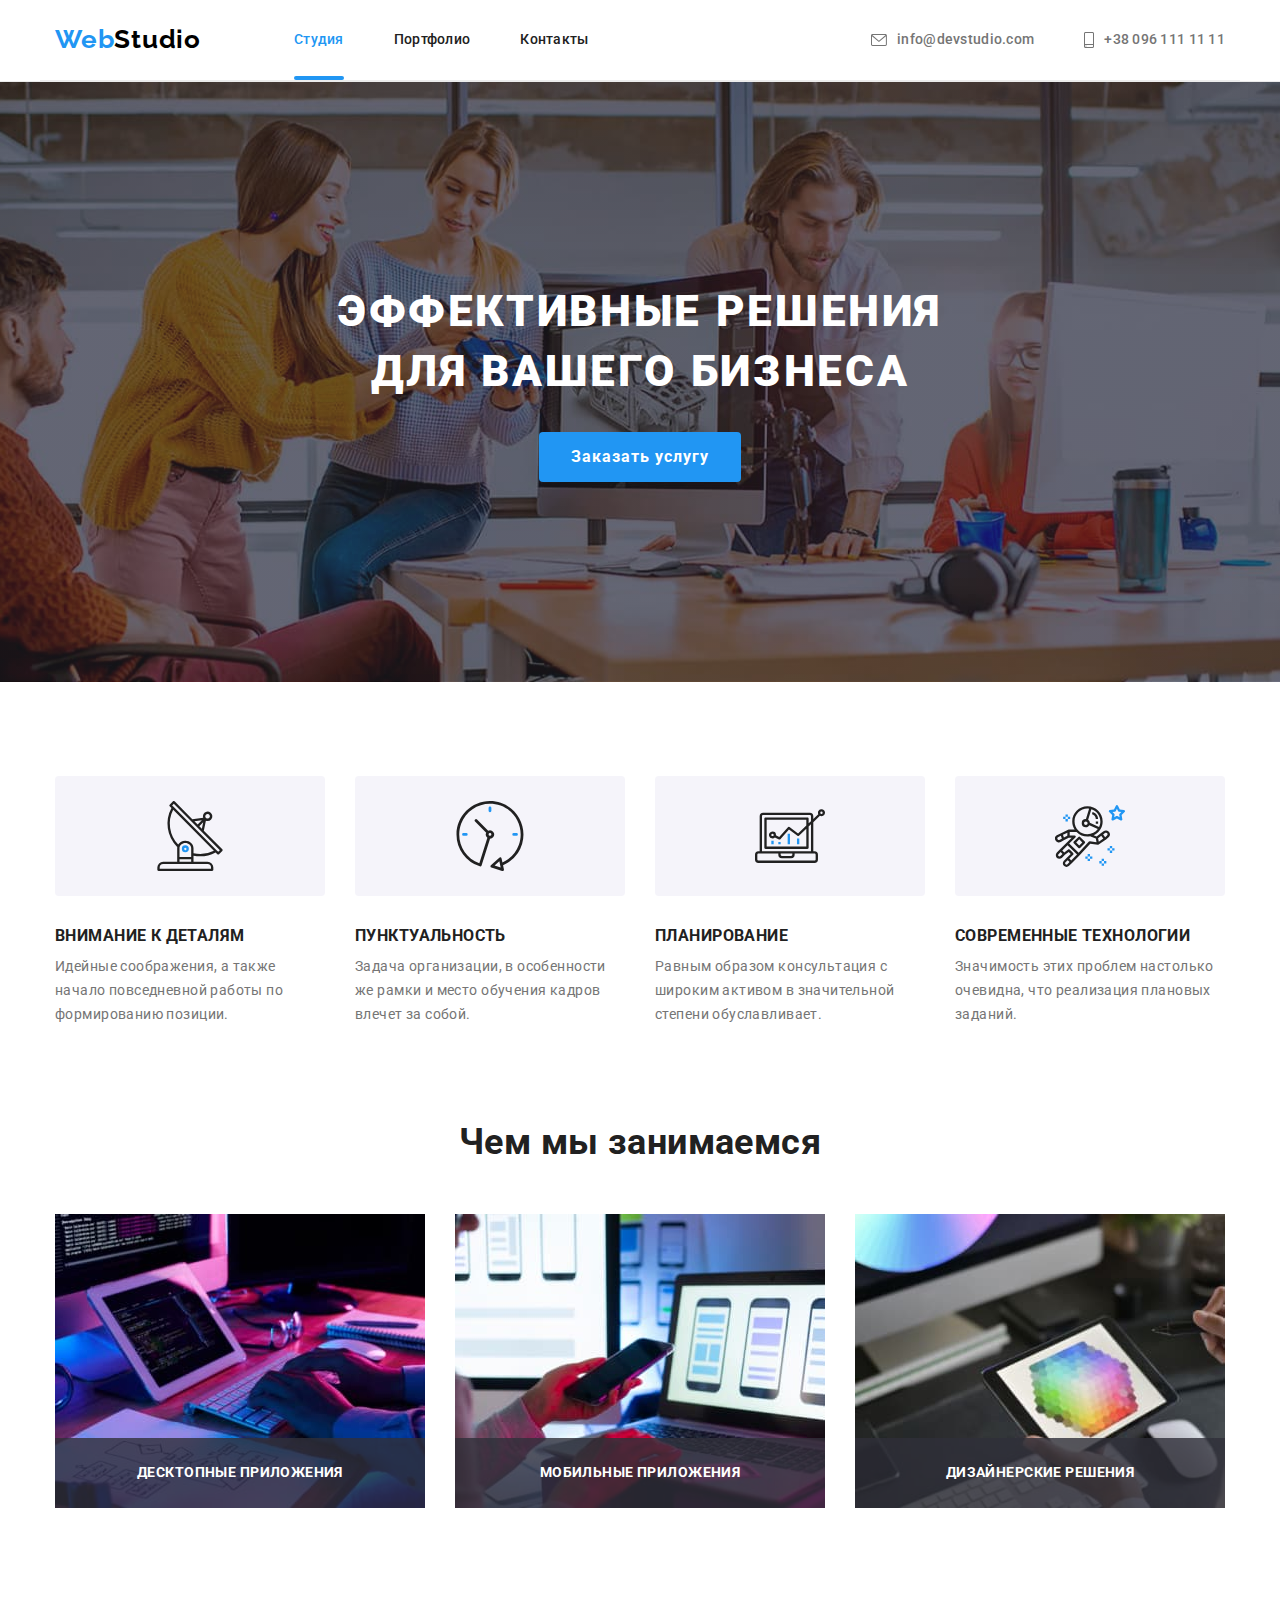
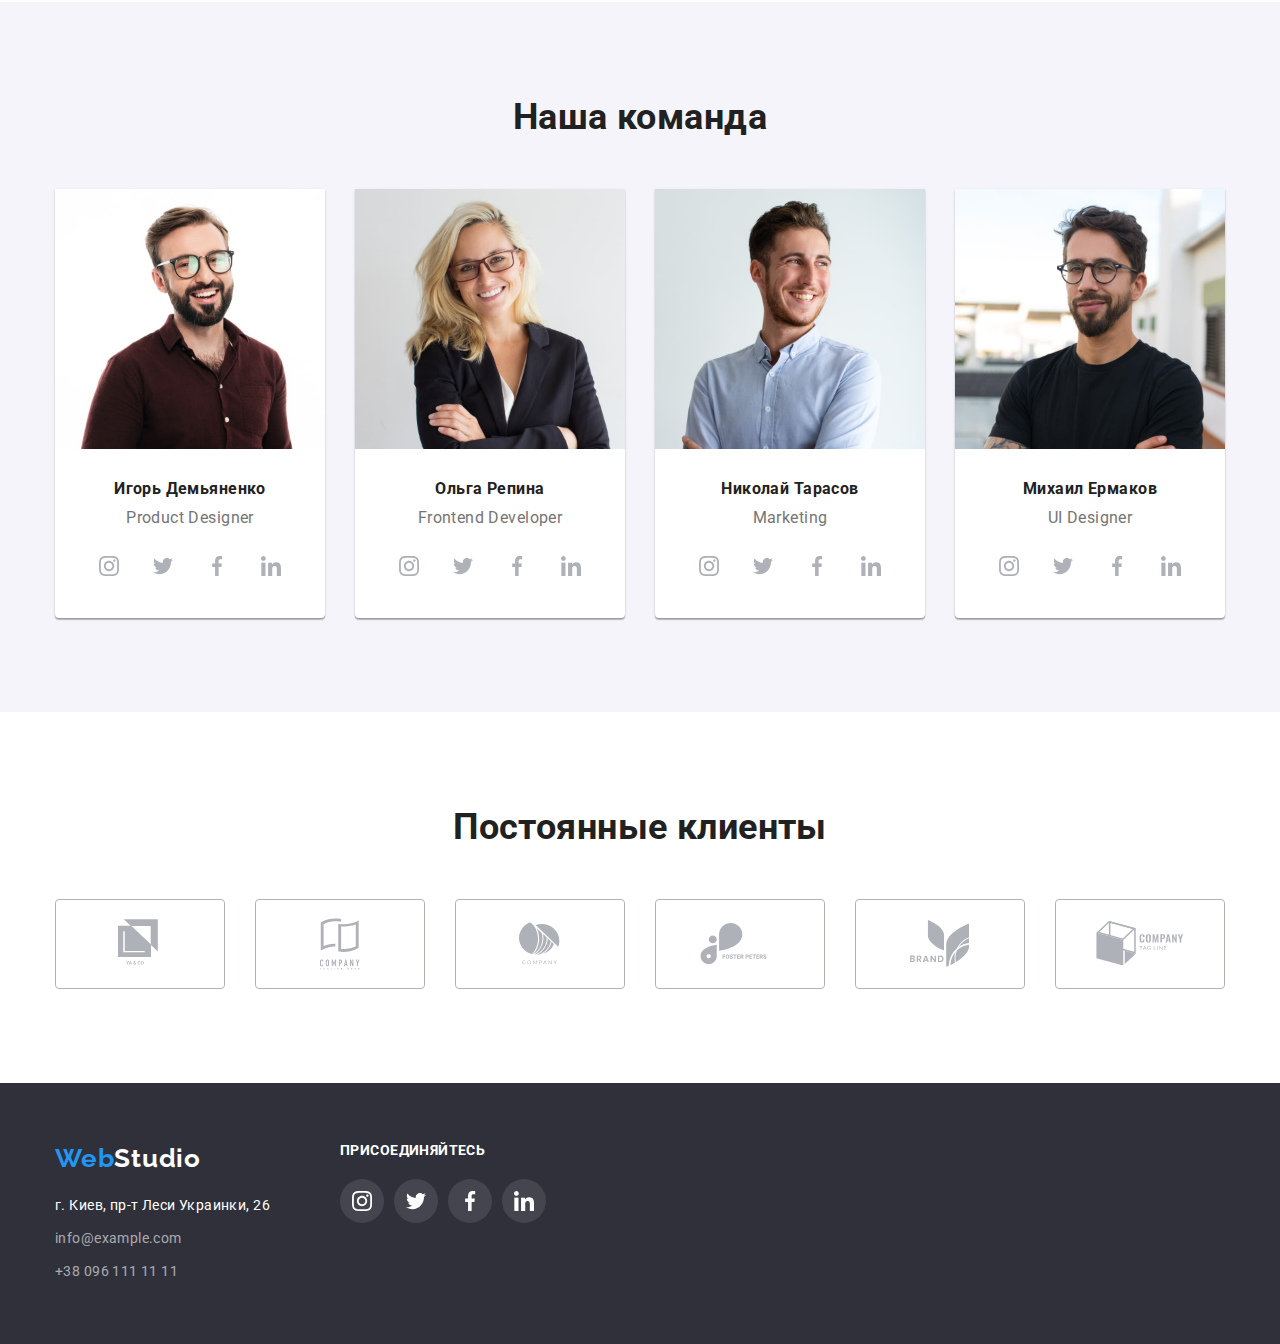
<file: index.html>
<!DOCTYPE html>
<html lang="ru">
<head>
    <meta charset="UTF-8">
    <meta http-equiv="X-UA-Compatible" content="IE=edge">
    <meta name="viewport" content="width=device-width, initial-scale=1.0">
    <title> Веб студия </title>
<!-- Нормалайз.min.css -->
    <link rel="stylesheet" href="https://cdnjs.cloudflare.com/ajax/libs/modern-normalize/1.0.0/modern-normalize.min.css">
<!-- Подключение шрифтов -->
    <link rel="preconnect" href="https://fonts.gstatic.com">
    <link href="https://fonts.googleapis.com/css2?family=Raleway:wght@700&family=Roboto:wght@400;500;700;900&display=swap"
        rel="stylesheet">
 <!-- Подключение стилей -->
    <link rel="stylesheet" href="./css/styles.css">
</head>

<body>
<!--Шапка сайта-->

<header class="header">
    <div class="container"> 
    <nav class="main-nav"> 
    <a href="./" class="logo"><span class="first-logo">Web</span><span class="second-logo">Studio</span> </a>
    <ul class="site-nav">
    <li class="item"><a href="" class="link site-nav-link current">Студия</a></li>
    <li class="item"><a href="./portfolio.html" class="link site-nav-link">Портфолио</a></li>
    <li class="item"><a href="" class="link site-nav-link">Контакты</a></li>
    </ul>
</nav> 
<ul class="contacts">
    <li class="item mail"> <a class="link" href="mailto:info@example.com">
        <svg class="mail-icon" width="16" height="12">
            <use href="./images/icons.svg/sprite.svg#icon-envelope"></use>
        </svg>
        info@devstudio.com</a></li>

    <li class="item tel"> <a class="link" href="tel:+380961111111">
        <svg class="tel-icon" width="10" height="16">
            <use href="./images/icons.svg/sprite.svg#icon-smartphone"></use>
        </svg>
        +38 096 111 11 11</a></li> 
</ul> 
</div>
</header>

<main>
<!--Герой-->
    <section class="hero dark-bg">
        <div class="container">
             <h1 class="hero-title">Эффективные решения <br>для вашего бизнеса </h1>
            <button data-modal-open type="button" class="button primary">Заказать услугу </button>
        </div> 
</section>
<!--Преимущества Компании-->
<section class="section">
    <div class="container">
    <h2 class="section-title visually-hidden"> Преимущества Компании </h2>
    <ul class="advantages">
        <li class="item-advantages icon-antenna"> 
            <h3 class="title about">Внимание к деталям </h3> 
            <p>Идейные соображения, а также начало повседневной работы по формированию позиции.</p>
        </li>
        <li class="item-advantages icon-clock"> 
            <h3 class="title about">Пунктуальность</h3>
            <p>Задача организации, в особенности же рамки и место обучения кадров влечет за собой.</p>
        </li>
        <li class="item-advantages icon-diagram"> 
            <h3 class="title about">Планирование</h3> 
            <p>Равным образом консультация с широким активом в значительной степени обуславливает.</p>
        </li>
        <li class="item-advantages icon-astronaut"> 
            <h3 class="title about"> Современные технологии</h3>
            <p>Значимость этих проблем настолько очевидна, что реализация плановых заданий.</p>
        </li>
    </ul>
</div>
</section>
    
<!--Чем занимается компания-->
<section class="section work">
    <div class="container">
    <h2 class="section-title">Чем мы занимаемся</h2>
    <ul class="feature-list-company">
    <li class="cards"> <img src="./images/img.jpg" alt="Человек занимается програмированием" width="370">
    <span class="thumb"> Десктопные приложения </span> 
</li>
    <li class="cards"> <img src="./images/img(1).jpg" alt="Человек держит телефон и смотрит в ноутбук" width="370">
    <span class="thumb"> Мобильные приложения </span>
</li>
    <li class="cards"> <img src="./images/img(2).jpg" alt="Человек в руках держит планшет" width="370">
    <span class="thumb"> Дизайнерские решения </span>
</li> 
    </ul> 
</div>    
</section>

<!--Команда компании-->
<section class="section team">
    <div class="container">
    <h2 class="section-title"> Наша команда </h2>
    <ul class="feature-list">
    <li class="item"> 
        <img src="./images/img(3).jpg" alt="Игорь Демьяненко" width="270"> 
        <div class="title-section-profession">
        <h3 class="title">Игорь Демьяненко</h3>
        <p class="section-profession">Product Designer</p>  
     <ul class="social-icons">
        <li class="social-icons-items">
            <a href="" class="social-icons-link" target="_blank" rel="noopener noreferrer">
                <svg class="icons">
                    <use href="./images/icons.svg/sprite.svg#icon-instagram"></use>
                </svg>
            </a>
        </li>
        <li class="social-icons-items">
            <a href="" class="social-icons-link" target="_blank" rel="noopener noreferrer">
                <svg class="icons">
                    <use href="./images/icons.svg/sprite.svg#icon-twitter"></use>
                </svg>
            </a>
        </li>
        <li class="social-icons-items">
            <a href="" class="social-icons-link" target="_blank" rel="noopener noreferrer">
                <svg class="icons">
                    <use href="./images/icons.svg/sprite.svg#icon-facebook"></use>
                </svg>
            </a>
        </li>
        <li class="social-icons-items">
            <a href="" class="social-icons-link" target="_blank" rel="noopener noreferrer">
                <svg class="icons">
                    <use href="./images/icons.svg/sprite.svg#icon-linkedin"></use>
                </svg>
            </a>
        </li> 
    </ul> 
</div> 
</li>
   
    <li class="item">
        <img src="./images/img(4).jpg" alt="Ольга Репина" width="270">
        <div class="title-section-profession"> 
        <h3 class="title">Ольга Репина</h3>
        <p class="section-profession"> Frontend Developer</p> 
    <ul class="social-icons">
        <li class="social-icons-items">
            <a href="" class="social-icons-link" target="_blank" rel="noopener noreferrer">
                <svg class="icons">
                    <use href="./images/icons.svg/sprite.svg#icon-instagram"></use>
                </svg>
            </a>
        </li>
        <li class="social-icons-items">
            <a href="" class="social-icons-link" target="_blank" rel="noopener noreferrer">
                <svg class="icons">
                    <use href="./images/icons.svg/sprite.svg#icon-twitter"></use>
                </svg>
            </a>
        </li>
        <li class="social-icons-items">
            <a href="" class="social-icons-link" target="_blank" rel="noopener noreferrer">
                <svg class="icons">
                    <use href="./images/icons.svg/sprite.svg#icon-facebook"></use>
                </svg>
            </a>
        </li>
        <li class="social-icons-items">
            <a href="" class="social-icons-link" target="_blank" rel="noopener noreferrer">
                <svg class="icons">
                    <use href="./images/icons.svg/sprite.svg#icon-linkedin"></use>
                </svg>
            </a>
        </li>
    </ul>
    </div>
    </li>

    <li class="item">
        <img src="./images/img(5).jpg" alt="Николай Тарасов" width="270">
        <div class="title-section-profession">
        <h3 class="title"> Николай Тарасов</h3>
        <p class="section-profession">Marketing</p> 
    <ul class="social-icons">
        <li class="social-icons-items">
            <a href="" class="social-icons-link" target="_blank" rel="noopener noreferrer">
                <svg class="icons">
                    <use href="./images/icons.svg/sprite.svg#icon-instagram"></use>
                </svg>
            </a>
        </li>
        <li class="social-icons-items">
            <a href="" class="social-icons-link" target="_blank" rel="noopener noreferrer">
                <svg class="icons">
                    <use href="./images/icons.svg/sprite.svg#icon-twitter"></use>
                </svg>
            </a>
        </li>
        <li class="social-icons-items">
            <a href="" class="social-icons-link" target="_blank" rel="noopener noreferrer">
                <svg class="icons">
                    <use href="./images/icons.svg/sprite.svg#icon-facebook"></use>
                </svg>
            </a>
        </li>
        <li class="social-icons-items">
            <a href="" class="social-icons-link" target="_blank" rel="noopener noreferrer">
                <svg class="icons">
                    <use href="./images/icons.svg/sprite.svg#icon-linkedin"></use>
                </svg>
            </a>
        </li>
    </ul>
    </div>
    </li>

    <li class="item">
        <img src="./images/img(6).jpg" alt="Михаил Ермаков" width="270">
        <div class="title-section-profession">
        <h3 class="title">Михаил Ермаков</h3>
        <p class="section-profession">UI Designer</p> 
    <ul class="social-icons">
        <li class="social-icons-items">
            <a href="" class="social-icons-link" target="_blank" rel="noopener noreferrer">
                <svg class="icons">
                    <use href="./images/icons.svg/sprite.svg#icon-instagram"></use>
                </svg>
            </a>
        </li>
        <li class="social-icons-items">
            <a href="" class="social-icons-link" target="_blank" rel="noopener noreferrer">
                <svg class="icons">
                    <use href="./images/icons.svg/sprite.svg#icon-twitter"></use>
                </svg>
            </a>
        </li>
        <li class="social-icons-items">
            <a href="" class="social-icons-link" target="_blank" rel="noopener noreferrer">
                <svg class="icons">
                    <use href="./images/icons.svg/sprite.svg#icon-facebook"></use>
                </svg>
            </a>
        </li>
        <li class="social-icons-items">
            <a href="" class="social-icons-link" target="_blank" rel="noopener noreferrer">
                <svg class="icons">
                    <use href="./images/icons.svg/sprite.svg#icon-linkedin"></use>
                </svg>
            </a>
        </li>
    </ul>
    </div>
    </li>
    
</ul>
</div> 
    </section>

    <!-- Постоянные клиенты -->
    <section class="section">
        <div class="container">
            <h2 class="section-title">Постоянные клиенты</h2>
        <ul class="clients">
            <li class="item-clients">
                <a href="" class="item-clients-link" target="_blank" rel="noopener noreferrer">
                    <svg class="icons" width="44" height="49">
                        <use href="./images/icons.svg/sprite.svg#icon-logo1"> </use>
                    </svg>
                </a>
            </li>
            <li class="item-clients">
                <a href="" class="item-clients-link" target="_blank" rel="noopener noreferrer">
                    <svg class="icons" width="40" height="52">
                        <use href="./images/icons.svg/sprite.svg#icon-logo2"> </use>
                    </svg>
                </a>
            </li>
            <li class="item-clients">
                <a href="" class="item-clients-link" target="_blank" rel="noopener noreferrer">
                    <svg class="icons" width="41" height="43">
                        <use href="./images/icons.svg/sprite.svg#icon-logo3"> </use>
                    </svg>
                </a>
            </li>
            <li class="item-clients">
                <a href="" class="item-clients-link" target="_blank" rel="noopener noreferrer">
                    <svg class="icons" width="80" height="42">
                        <use href="./images/icons.svg/sprite.svg#icon-logo4"> </use>
                    </svg>
                </a>
            </li>
            <li class="item-clients">
                <a href="" class="item-clients-link" target="_blank" rel="noopener noreferrer">
                    <svg class="icons" width="59" height="47">
                        <use href="./images/icons.svg/sprite.svg#icon-logo5"> </use>
                    </svg>
                </a>
            </li>
            <li class="item-clients">
                <a href="" class="item-clients-link" target="_blank" rel="noopener noreferrer">
                    <svg class="icons" width="88" height="45">
                        <use href="./images/icons.svg/sprite.svg#icon-logo6"> </use>
                    </svg>
                </a>
            </li>

        </ul>
    </div>
    </section>
</main>


<!--Футер-->
<footer class="footer">
    <div class="footer-flex container">
        <div class="footer-address">
    <a href="./" class="logo-footer"><span class="first-logo">Web</span><span class="footer-second-logo">Studio</span> </a>
   <address class="address">
       <p class="location"> г. Киев, пр-т Леси Украинки, 26 </p>  
        <ul class="contacts-footer"> 
        <li class="mail"> <a href="mailto:info@example.com">info@example.com</a></li>
        <li class="tel"> <a href="tel:+380961111111">+38 096 111 11 11</a></li>
        </ul>
    </address>
        </div>
    <div class="join-container">
        <b class="join">ПРИСОЕДИНЯЙТЕСЬ</b>
        <ul class="social-icons">
            <li class="social-icons-items">
                <a href="" class="social-icons-link" target="_blank" rel="noopener noreferrer">
                    <svg class="icons">
                        <use href="./images/icons.svg/sprite.svg#icon-instagram"></use>
                    </svg>
                </a>
            </li>
            <li class="social-icons-items">
                <a href="" class="social-icons-link" target="_blank" rel="noopener noreferrer">
                    <svg class="icons">
                        <use href="./images/icons.svg/sprite.svg#icon-twitter"></use>
                    </svg>
                </a>
            </li>
            <li class="social-icons-items">
                <a href="" class="social-icons-link" target="_blank" rel="noopener noreferrer">
                    <svg class="icons">
                        <use href="./images/icons.svg/sprite.svg#icon-facebook"></use>
                    </svg>
                </a>
            </li>
            <li class="social-icons-items">
                <a href="" class="social-icons-link" target="_blank" rel="noopener noreferrer">
                    <svg class="icons">
                        <use href="./images/icons.svg/sprite.svg#icon-linkedin"></use>
                    </svg>
                </a>
            </li>
        </ul>
    </div>
    
</div>
</footer>

<!-- Модальное окно -->

<div class="backdrop is-hidden" data-modal>
    <div class="modal">
        <button data-modal-close type="button" class="close-back">
            <svg class="icons" width="11" height="11">
                <use href="./images/icons.svg/sprite.svg#icon-xxx"></use>
            </svg>
            <form class="form js-speaker-form">
                <div class="form-field">
                <label for="name">Имя</label>
                <input type="text" name="name" id="name" />
                </div>
                <div class="form-field">
                <label for="tel">Телефон</label>
                <input type="tel" name="tel" id="tel" />
                </div>
                <div class="form-field">
                <label for="mail">Почта</label>
                <input type="email" name="mail" id="mail" />
                </div>
                <div class="form-field">
                <label for="comment">Коментарий</label>
                <textarea name="comment" id="comment" cols="30" rows="10" placeholder="Введите текст"></textarea>
                </div>
                <div class="form-field">
                <input type="checkbox" name="policy" id="policy" />
                <label for="policy">Соглашаюсь с рассылкой и принимаю Условия договора</label>
                </div>
                
                <button type="submit">Отправить</button>
                
            </form>
        </button>
    </div>
</div>

<script src="./js/modal.js"></script>
<script> 
(() => {
  document.querySelector('.js-speaker-form').addEventListener('submit', e => {
    e.preventDefault();

    new FormData(e.currentTarget).forEach((value, name) =>
      console.log(`${name}: ${value}`),
    );
  });
})();
</script>
</body>
</html>
</file>
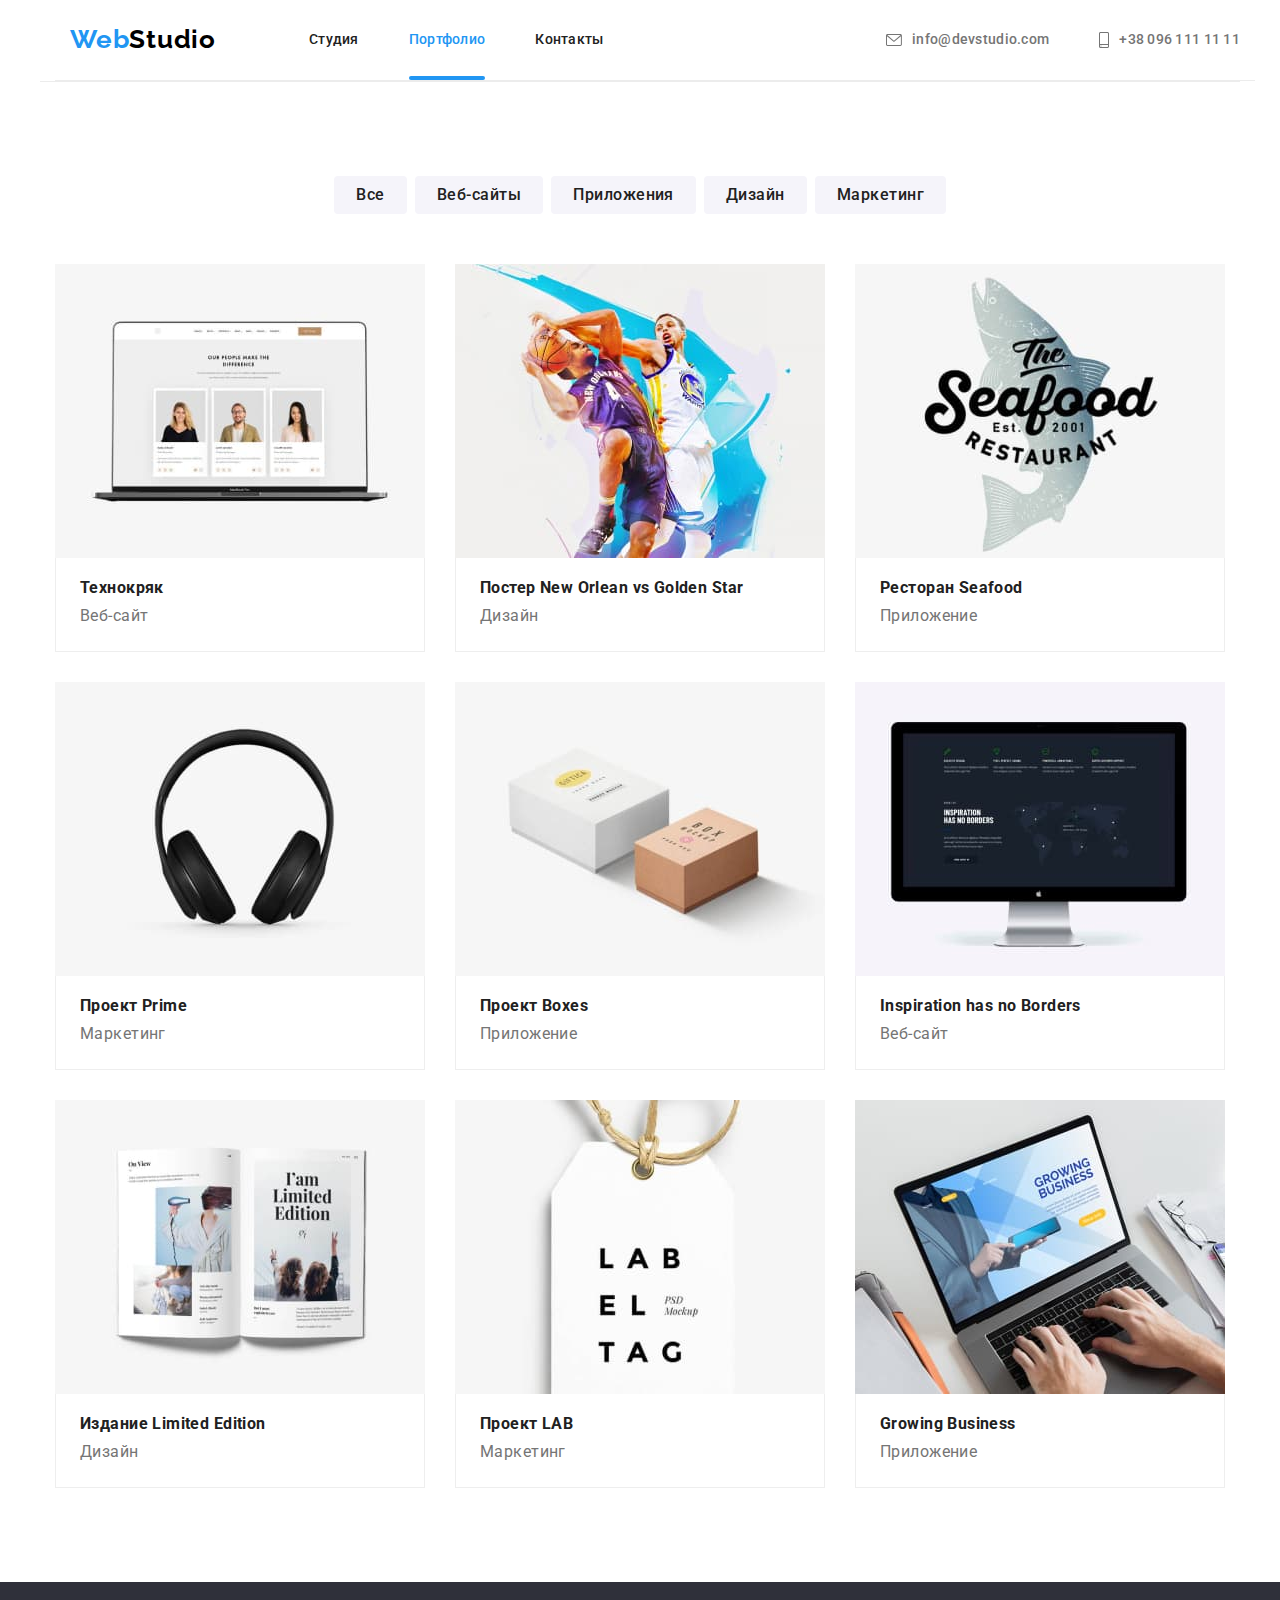
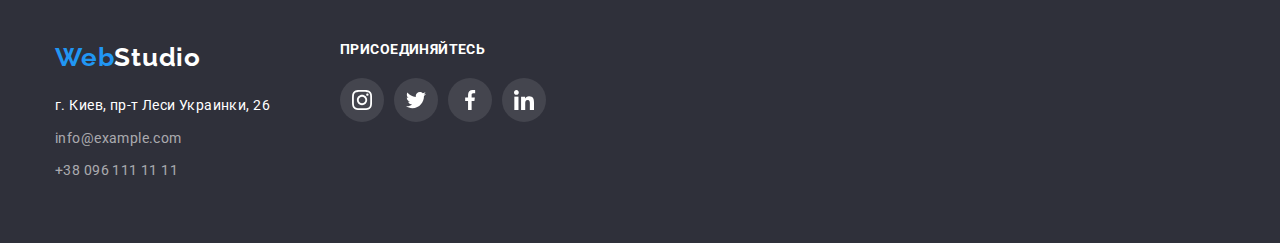
<file: portfolio.html>
<!DOCTYPE html>
<html lang="ru">

<head>
    <meta charset="UTF-8">
    <meta http-equiv="X-UA-Compatible" content="IE=edge">
    <meta name="viewport" content="width=device-width, initial-scale=1.0">
    <title> Веб студия </title>
    <!-- Нормалайз.min.css -->
    <link rel="stylesheet" href="https://cdnjs.cloudflare.com/ajax/libs/modern-normalize/1.0.0/modern-normalize.min.css">
    <!-- Подключение шрифтов -->
    <link rel="preconnect" href="https://fonts.gstatic.com">
    <link href="https://fonts.googleapis.com/css2?family=Raleway:wght@700&family=Roboto:wght@400;500;700;900&display=swap"
        rel="stylesheet">
        <link rel="stylesheet" href="https://cdnjs.cloudflare.com/ajax/libs/modern-normalize/1.0.0/modern-normalize.min.css">
        <!-- Подключение стилей -->
    <link rel="stylesheet" href="./css/styles.css">
</head>

<body>
    <!--Шапка сайта-->
    <header class="header container">
        <div class="container">
            <nav class="main-nav">
                <a href="./" class="logo"><span class="first-logo">Web</span><span class="second-logo">Studio</span> </a>
                <ul class="site-nav">
                <li class="item"><a href="./index.html" class="link site-nav-link">Студия</a></li>
                <li class="item"><a href="./portfolio.html" class="link site-nav-link current">Портфолио</a></li>
                <li class="item"><a href="" class="link site-nav-link">Контакты</a></li>
                </ul>
                </nav>
                <ul class="contacts">
                    <li class="item mail"> <a class="link" href="mailto:info@example.com">
                            <svg class="mail-icon" width="16" height="12">
                                <use href="./images/icons.svg/sprite.svg#icon-envelope"></use>
                            </svg>
                            info@devstudio.com</a></li>
                
                    <li class="item tel"> <a class="link" href="tel:+380961111111">
                            <svg class="tel-icon" width="10" height="16">
                                <use href="./images/icons.svg/sprite.svg#icon-smartphone"></use>
                            </svg>
                            +38 096 111 11 11</a></li>
                </ul>
                </div>
                </header>


<main> 
<!-- Раздел фильтров-->
<section class="section">
    <div class="container">
    <h1 class="section-title visually-hidden">Наши работы</h1>
    <ul class="btn">
        <li class="btn-list"> <button type="button" class="button"> Все </button></li>
        <li class="btn-list"> <button type="button" class="button"> Веб-сайты </button></li>
        <li class="btn-list"> <button type="button" class="button"> Приложения </button></li>
        <li class="btn-list"> <button type="button" class="button"> Дизайн </button></li>
        <li class="btn-list"> <button type="button" class="button"> Маркетинг </button></li>
    </ul>

    <ul class="feature-list">
        <li class="cards">
            <div class="cards-thumb">
            <img src="./images/0.jpg" alt="Открытый ноутбук с изоброжением Веб-сайта" width="370" height="294">
            <div class="cards-overlay">
            <p>Технокряк это современная площадка распространения коронавируса. Компании используют эту платформу для цифрового
            шпионажа и атак на защищённые сервера конкурентов.</p>
            </div>
            </div>
            <div class="cards-content">
                <h2 class="title">Технокряк</h2>
            <p class="section-filters">Веб-сайт</p>
            </div>
        </li>

        <li class="cards">
        <div class="cards-thumb">
            <img src="./images/1.jpg" alt="Баскетболисти борятся за мяч" width="370" height="294">
            <div class="cards-overlay">
                <p>Технокряк это современная площадка распространения коронавируса. Компании используют эту платформу для цифрового
                    шпионажа и атак на защищённые сервера конкурентов.</p>
            </div>
        </div>
            <div class="cards-content"><h2 class="title">Постер New Orlean vs Golden Star</h2>
            <p class="section-filters">Дизайн</p></div>
        </li>
        <li class="cards">
        <div class="cards-thumb">
            <img src="./images/2.jpg" alt="Эмблема в виде рыбы с надписью " width="370" height="294">
            <div class="cards-overlay">
                <p>Технокряк это современная площадка распространения коронавируса. Компании используют эту платформу для цифрового
                    шпионажа и атак на защищённые сервера конкурентов.</p>
            </div>
        </div>
            <div class="cards-content"><h2 class="title">Ресторан Seafood</h2>
            <p class="section-filters">Приложение</p></div>
        </li>

        <li class="cards">
        <div class="cards-thumb">
            <img src="./images/3.jpg" alt="Наушники" width="370" height="294">
            <div class="cards-overlay">
                <p>Технокряк это современная площадка распространения коронавируса. Компании используют эту платформу для цифрового
                    шпионажа и атак на защищённые сервера конкурентов.</p>
            </div>
        </div>
            <div class="cards-content"><h2 class="title">Проект Prime</h2>
            <p class="section-filters">Маркетинг</p></div>
        </li>
        <li class="cards">
        <div class="cards-thumb">
            <img src="./images/4.jpg" alt="Две не больниших коробки" width="370" height="294">
            <div class="cards-overlay">
                <p>Технокряк это современная площадка распространения коронавируса. Компании используют эту платформу для цифрового
                    шпионажа и атак на защищённые сервера конкурентов.</p>
            </div>
        </div>
            <div class="cards-content"><h2 class="title">Проект Boxes</h2>
            <p class="section-filters">Приложение</p></div>
        </li>
        <li class="cards">
        <div class="cards-thumb">
            <img src="./images/5.jpg" alt="Манитор с изоброжением Веб-сайта" width="370" height="294">
            <div class="cards-overlay">
                <p>Технокряк это современная площадка распространения коронавируса. Компании используют эту платформу для цифрового
                    шпионажа и атак на защищённые сервера конкурентов.</p>
            </div>
        </div>
            <div class="cards-content"><h2 class="title">Inspiration has no Borders</h2>
            <p class="section-filters">Веб-сайт</p></div>
        </li>
        <li class="cards">
        <div class="cards-thumb">
            <img src="./images/6.jpg" alt="Развернута книга" width="370" height="294">
            <div class="cards-overlay">
                <p>Технокряк это современная площадка распространения коронавируса. Компании используют эту платформу для цифрового
                    шпионажа и атак на защищённые сервера конкурентов.</p>
            </div>
        </div>
            <div class="cards-content"><h2 class="title">Издание Limited Edition</h2>
            <p class="section-filters">Дизайн</p></div>
        </li>
        <li class="cards">
        <div class="cards-thumb">
            <img src="./images/7.jpg" alt="Бирка с надписью" width="370" height="294">
            <div class="cards-overlay">
                <p>Технокряк это современная площадка распространения коронавируса. Компании используют эту платформу для цифрового
                    шпионажа и атак на защищённые сервера конкурентов.</p>
            </div>
        </div>
            <div class="cards-content"><h2 class="title">Проект LAB</h2>
            <p class="section-filters">Маркетинг</p></div>
        </li>
        <li class="cards">
            <div class="cards-thumb">
            <img src="./images/8.jpg" alt="Руки человека набирают на клавиатуре ноутбука" width="370" height="294">
            <div class="cards-overlay">
                <p>Технокряк это современная площадка распространения коронавируса. Компании используют эту платформу для цифрового
                    шпионажа и атак на защищённые сервера конкурентов.</p>
            </div>
        </div>
            <div class="cards-content"><h2 class="title">Growing Business</h2>
            <p class="section-filters">Приложение</p></div>
        </li>
    </ul>
</div>
</section>
</main>

<!-- Футер -->
<footer class="footer">
    <div class="footer-flex container">
        <div class="footer-address">
            <a href="./" class="logo-footer"><span class="first-logo">Web</span><span
                    class="footer-second-logo">Studio</span> </a>
            <address class="address">
                <p class="location"> г. Киев, пр-т Леси Украинки, 26 </p>
                <ul class="contacts-footer">
                    <li class="mail"> <a href="mailto:info@example.com">info@example.com</a></li>
                    <li class="tel"> <a href="tel:+380961111111">+38 096 111 11 11</a></li>
                </ul>
            </address>
        </div>
        <div class="join-container">
            <b class="join">ПРИСОЕДИНЯЙТЕСЬ</b>
            <ul class="social-icons">
                <li class="social-icons-items">
                    <a href="" class="social-icons-link" target="_blank" rel="noopener noreferrer">
                        <svg class="icons">
                            <use href="./images/icons.svg/sprite.svg#icon-instagram"></use>
                        </svg>
                    </a>
                </li>
                <li class="social-icons-items">
                    <a href="" class="social-icons-link" target="_blank" rel="noopener noreferrer">
                        <svg class="icons">
                            <use href="./images/icons.svg/sprite.svg#icon-twitter"></use>
                        </svg>
                    </a>
                </li>
                <li class="social-icons-items">
                    <a href="" class="social-icons-link" target="_blank" rel="noopener noreferrer">
                        <svg class="icons">
                            <use href="./images/icons.svg/sprite.svg#icon-facebook"></use>
                        </svg>
                    </a>
                </li>
                <li class="social-icons-items">
                    <a href="" class="social-icons-link" target="_blank" rel="noopener noreferrer">
                        <svg class="icons">
                            <use href="./images/icons.svg/sprite.svg#icon-linkedin"></use>
                        </svg>
                    </a>
                </li>
            </ul>
        </div>

    </div>
</footer>




</body>

</html>
</file>
<file: css/styles.css>
/* цвет основного текста #212121; */
/* вторичный цвет текста #757575; */
/* цвет лого #2196F3; #FFFFFF; */
/* цвет контактов в футере rgba(255, 255, 255, 0.6);  */
/* акцент #2196F3; */
/* вторичный цвет фона #F5F4FA; */
/* цвет футера #2F303A;*/

/* Главная Страница "Студия"*/

/* Переменные */
:root {
  --primary-text-color: #212121;
  --title-text-color: #757575;
  --accent-color: #2196f3;
  --primary-white-color: #ffffff;
  --primary-bg-color: #2196f3;
  --primary-icons-color: #afb1b8;
  --cards-set-gap: 30px;
  /* --animation: 250ms cubic-bezier(0.4, 0, 0.2, 1) ease-in; */
}
html {
  box-sizing: border-box;
}
*,
*::after,
*::before {
  box-sizing: inherit;
}
.container {
  width: 1200px;
  padding-left: 15px;
  padding-right: 15px;
  margin-left: auto;
  margin-right: auto;
}

body {
  background-color: var(--primary-white-color);
  color: var(--title-text-color);
  font-family: 'Roboto', sans-serif;
  font-weight: 400;
  font-size: 14px;
  line-height: 1.71;
  letter-spacing: 0.03em;
}

/* Маркировка (точка) */
ul {
  list-style: none;
  padding-left: 0;
  margin: 0;
}
/* Обнуление верхних отдступов у элементов */
h1,
h2,
h3,
h4,
h5,
h6,
p {
  margin-top: 0;
}

/* Корректное отображение картинок */
img {
  display: block;
  max-width: 100%;
  height: auto;
}

/* Скритый заголовок */
.visually-hidden {
  position: absolute !important;
  clip: rect(1px 1px 1px 1px);
  clip: rect(1px, 1px, 1px, 1px);
  padding: 0 !important;
  border: 0 !important;
  height: 1px !important;
  width: 1px !important;
  overflow: hidden;
}

/* Хедер */
.header .container {
  display: flex;
  justify-content: flex-end;
  align-items: center;
  border-bottom: 1px solid #ececec;
}

.header {
  border-bottom: 1px solid #ececec;
}

.header .logo {
  margin-right: 93px;
}

/* Site nav */
.main-nav {
  display: flex;
  align-items: center;
  margin-right: auto;
}

.logo {
  padding: 24px 0 25px 0;
  font-family: 'Raleway', sans-serif;
  font-weight: 700;
  font-size: 26px;
  line-height: 1.2;
  letter-spacing: 0.03em;
  text-decoration: none;
}
.first-logo {
  color: var(--accent-color);
}
.second-logo {
  color: #000000;
}
.site-nav {
  display: inline-flex;
}
.site-nav .item:not(:last-child) {
  margin-right: 50px;
}
.site-nav .item:last-child {
  margin-right: 0;
}

.site-nav .link {
  padding-top: 32px;
  padding-bottom: 32px;
  color: var(--primary-text-color);
  font-weight: 500;
  font-size: 14px;
  line-height: 1.14;
  letter-spacing: 0.02em;
  text-decoration: none;
  /* color: inherit; */
  transition: color 250ms cubic-bezier(0.4, 0, 0.2, 1);
}

.site-nav .link:hover,
.site-nav .link:focus {
  color: var(--accent-color);
}
.site-nav .link.current {
  color: var(--accent-color);
}
.site-nav-link {
  position: relative;
}
.link.current::after {
  content: '';
  position: absolute;
  left: 0;
  bottom: 0;
  width: 100%;
  height: 4px;
  background-color: var(--accent-color);
  border-radius: 2px;
}

/* Site contacts */
.contacts .link {
  color: var(--title-text-color);
  font-weight: 500;
  font-size: 14px;
  line-height: 1.14;
  letter-spacing: 0.02em;
  text-decoration: none;
  transition: color 250ms cubic-bezier(0.4, 0, 0.2, 1);
}
.contacts {
  display: flex;
}
.link {
  display: flex;
  align-items: center;
}
.contacts .item:not(:last-child) {
  margin-right: 50px;
}

.contacts .link:hover,
.contacts .link:focus {
  color: var(--accent-color);
}

.mail-icon {
  fill: currentColor;
  margin-right: 10px;
}
.tel-icon {
  fill: currentColor;
  margin-right: 10px;
}

/* Hero */
.hero {
  display: flex;
  padding-top: 200px;
  padding-bottom: 200px;
}

.dark-bg {
  max-width: 1600px;
  margin-right: auto;
  margin-left: auto;
  background-image: linear-gradient(
      to bottom,
      rgba(47, 48, 58, 0.4),
      rgba(47, 48, 58, 0.4)
    ),
    url(../images/Img\(7\).jpg);
  background-repeat: no-repeat;
  background-position: center;
  background-color: #2f303a;
  background-size: cover;
  text-align: center;
}
.hero-title {
  color: var(--primary-white-color);
  font-weight: 900;
  font-size: 44px;
  line-height: 1.36;
  letter-spacing: 0.06em;
  text-transform: uppercase;
  margin-bottom: 30px;
  margin-top: 0;
}

/* Section */
.section {
  padding-top: 94px;
  padding-bottom: 94px;
}

.section-title {
  margin-bottom: 50px;
  color: var(--primary-text-color);
  font-weight: 700;
  font-size: 36px;
  line-height: 1.2;
  text-align: center;
}

/* Преимущества компании */
.advantages {
  display: flex;
}
.item-advantages:not(:last-child) {
  margin-right: 30px;
}
.item-advantages p {
  margin-bottom: 0;
}
.advantages .item-advantages {
  width: 270px;
}

.advantages .title {
  color: var(--primary-text-color);
  font-weight: 700;
  font-size: 16px;
  line-height: 1.2;
}
.about {
  text-transform: uppercase;
  margin-bottom: 10px;
}
.item-advantages::before {
  content: '';
  display: block;
  height: 120px;
  background-repeat: no-repeat;
  background-position: center;
  background-color: #f5f4fa;
  border-radius: 4px;
  margin-bottom: 30px;
}
.icon-antenna::before {
  background-image: url(../images/icons.svg/antenna.svg);
}
.icon-clock::before {
  background-image: url(../images/icons.svg/clock.svg);
}
.icon-diagram::before {
  background-image: url(../images/icons.svg/diagram.svg);
}
.icon-astronaut::before {
  background-image: url(../images/icons.svg/astronaut.svg);
}

/* Страница портфолио (сетка) */
/* Features */
.feature-list {
  display: flex;
  flex-wrap: wrap;
}
.feature-list .cards:hover {
  box-shadow: 0px 1px 1px rgba(0, 0, 0, 0.12), 0px 4px 4px rgba(0, 0, 0, 0.06),
    1px 4px 6px rgba(0, 0, 0, 0.16);
}

.feature-list .title {
  color: var(--primary-text-color);
  font-weight: 700;
  font-size: 16px;
  line-height: 1.2;
}

.feature-list .cards {
  flex-basis: calc((100% - 30px * var(--cards-set-gap)) / var(--cards-set-gap));
  margin-right: var(--cards-set-gap);
}
.feature-list .cards:nth-child(3n) {
  margin-right: 0;
}

.feature-list .cards:nth-child(-n + 6) {
  margin-bottom: var(--cards-set-gap);
}

.cards-content {
  padding: 20px 24px;
  background: #ffffff;
  border-left: 1px solid #eeeeee;
  border-bottom: 1px solid #eeeeee;
  border-right: 1px solid #eeeeee;
}
.cards .title {
  margin-bottom: 4px;
}
.cards .section-filters {
  margin-bottom: 0px;
}
.section-filters {
  font-size: 16px;
  line-height: 1.87;
}
.cards .cards-thumb {
  position: relative;
  overflow: hidden;
}
.cards-thumb::before {
  display: inline-block;
  content: '';
  position: absolute;
  top: 0;
  left: 0;
  width: 100%;
  height: 100%;
  background: rgba(33, 150, 243, 0.9);
  transform: translateY(100%);
  transition: transform 250ms cubic-bezier(0.4, 0, 0.2, 1);
}
.cards:hover .cards-thumb::before {
  transform: translateY(0);
}
.cards-overlay {
  position: absolute;
  top: 0;
  left: 0;
  width: 100%;
  height: 100%;
  color: var(--primary-white-color);
  font-size: 18px;
  line-height: 1.56;
  opacity: 0;
  transform: translateY(100%);
  transition: transform 250ms cubic-bezier(0.4, 0, 0.2, 1);
}
.cards-overlay > p {
  padding: 63px 24px;
}
.cards:hover .cards-overlay {
  transform: translateY(0);
  opacity: 1;
}
/* Чем занимается компания  */
.work {
  padding-top: 0;
}
.feature-list-company {
  display: flex;
  flex-wrap: wrap;
}
.feature-list-company .cards {
  flex-basis: calc((100% - 30px * var(--cards-set-gap)) / var(--cards-set-gap));
  margin-right: var(--cards-set-gap);
  position: relative;
}
.feature-list-company .cards:last-child {
  margin-right: 0;
}
.cards .thumb {
  display: flex;
  justify-content: center;
  align-items: center;
  font-weight: bold;
  line-height: 1.14;
  text-transform: uppercase;
  position: absolute;
  bottom: 0;
  right: 0;
  width: 370px;
  height: 70px;
  color: var(--primary-white-color);
  background: rgba(47, 48, 58, 0.8);
}

/* Команда компании */
.feature-list .item {
  flex-basis: calc((100% - 30px * var(--cards-set-gap)) / var(--cards-set-gap));
  margin-right: var(--cards-set-gap);
  background: #ffffff;
  box-shadow: 0px 1px 3px rgba(0, 0, 0, 0.12), 0px 1px 1px rgba(0, 0, 0, 0.14),
    0px 2px 1px rgba(0, 0, 0, 0.2);
  border-radius: 0px 0px 4px 4px;
}

.feature-list .item:last-child {
  margin-right: 0;
}
.title-section-profession {
  text-align: center;
  padding-top: 30px;
  padding-bottom: 30px;
}

.item .title {
  margin-bottom: 10px;
}

.item .section-profession {
  margin-bottom: 16px;
  font-size: 16px;
  line-height: 1.2;
}

.team {
  padding-top: 94px;
  padding-bottom: 94px;
  background-color: #f5f4fa;
}
.social-icons {
  display: inline-flex;
}
.social-icons-link {
  display: flex;
  justify-content: center;
  align-items: center;
  width: 44px;
  height: 44px;
  border-radius: 50%;
  transition: background-color 250ms cubic-bezier(0.4, 0, 0.2, 1);
}
.social-icons-link:hover,
.social-icons-link:focus {
  background-color: var(--accent-color);
}
.social-icons-link:hover .icons,
.social-icons-link:focus .icons {
  fill: var(--primary-white-color);
}

.social-icons-link .icons {
  transition: fill 250ms cubic-bezier(0.4, 0, 0.2, 1);
}

.social-icons-items {
  margin-right: 10px;
}
.social-icons-items:last-child {
  margin-right: 0;
}

.social-icons .icons {
  width: 20px;
  height: 20px;
  fill: var(--primary-icons-color);
}

/* Постоянные клиенты */
.clients {
  display: flex;
  flex-wrap: wrap;
}

.item-clients {
  width: calc((100% - 30px * 5) / 6);
  margin-right: 30px;
}
.item-clients:last-child {
  margin-right: 0;
}

.item-clients-link {
  display: inline-flex;
  justify-content: center;
  align-items: center;
  width: 170px;
  height: 90px;
  border: 1px solid #afb1b8;
  border-radius: 4px;
  transition: border 250ms cubic-bezier(0.4, 0, 0.2, 1);
}
.clients .icons {
  fill: var(--primary-icons-color);
}

.item-clients-link:hover,
.item-clients-link:focus {
  border: 1px solid var(--accent-color);
}
.item-clients-link:hover .icons,
.item-clients-link:focus .icons {
  fill: var(--accent-color);
}

.item-clients-link .icons {
  transition: fill 250ms cubic-bezier(0.4, 0, 0.2, 1);
}

/* Button */
.btn {
  display: flex;
  justify-content: center;
  margin-bottom: 50px;
}

.button {
  display: inline-block;
  border-radius: 4px;
  padding: 6px 22px;
  min-width: 73px;
  background-color: #f5f4fa;
  color: var(--primary-text-color);
  cursor: pointer;
  font-family: inherit;
  font-weight: 500;
  font-size: 16px;
  line-height: 1.62;
  border: none;
  text-align: center;
  letter-spacing: 0.03em;
  transition: background-color 250ms cubic-bezier(0.4, 0, 0.2, 1),
    color 250ms cubic-bezier(0.4, 0, 0.2, 1),
    box-shadow 250ms cubic-bezier(0.4, 0, 0.2, 1);
}
.btn-list {
  margin-right: 8px;
}
.btn-list:last-child {
  margin-right: 0;
}

.button.primary {
  background-color: var(--primary-bg-color);
  color: var(--primary-white-color);
  font-family: inherit;
  font-weight: 700;
  font-size: 16px;
  line-height: 1.87;
  padding: 10px 32px;
  min-width: 200px;
  text-align: center;
  letter-spacing: 0.06em;
  border: none;
  border-radius: 4px;
  transition: background-color 250ms cubic-bezier(0.4, 0, 0.2, 1);
}

.button.primary:hover,
.button.primary:focus {
  background-color: #188ce8;
  box-shadow: 0px 4px 4px rgba(0, 0, 0, 0.15);
}

.button:hover,
.button:focus {
  background-color: var(--accent-color);
  color: var(--primary-white-color);
  box-shadow: 0px 3px 1px rgba(0, 0, 0, 0.1), 0px 1px 2px rgba(0, 0, 0, 0.08),
    0px 2px 2px rgba(0, 0, 0, 0.12);
}

/* Футер */

.footer {
  padding-top: 60px;
  padding-bottom: 60px;
  background-color: #2f303a;
}

.address {
  display: block;
  font-style: normal;
}
.logo-footer {
  display: inline-block;
  margin-bottom: 20px;
  font-family: 'Raleway', sans-serif;
  font-weight: 700;
  font-size: 26px;
  line-height: 1.2;
  letter-spacing: 0.03em;
  text-decoration: none;
}

.address .location {
  margin-bottom: 9px;
  color: var(--primary-white-color);
}

.contacts-footer .mail {
  margin-bottom: 9px;
}
.contacts-footer .tel {
  margin-bottom: 0;
}
.footer-second-logo {
  color: #ffffff;
}

.contacts-footer a {
  color: rgba(255, 255, 255, 0.6);
  text-decoration: none;
  transition: color 250ms cubic-bezier(0.4, 0, 0.2, 1);
}
.contacts-footer a:hover,
.contacts-footer a:focus {
  color: var(--accent-color);
}

.footer-flex {
  display: flex;
}
.footer-address {
  margin-right: 70px;
}

.join {
  display: block;
  margin-bottom: 20px;
  font-weight: 700;
  font-size: 14px;
  line-height: 1.14;
  text-transform: uppercase;
  color: var(--primary-white-color);
}

.join-container .social-icons-link {
  fill: var(--primary-white-color);
  background: rgba(255, 255, 255, 0.1);
}
.join-container .icons {
  fill: var(--primary-white-color);
}

.join-container .social-icons-link:hover,
.join-container .social-icons-link:focus {
  background-color: var(--accent-color);
}

/* .join-container .social-icons-link:hover .icons,
.join-container .social-icons-link:focus .icons {
  fill: var(--primary-white-color);
} */

.join-container .social-icons-link {
  transition: background-color 250ms cubic-bezier(0.4, 0, 0.2, 1);
}
.join-container .social-icons-link .icons {
  transition: fill 250ms cubic-bezier(0.4, 0, 0.2, 1);
}

/* Модальное окно */
.backdrop {
  position: fixed;
  top: 0;
  left: 0;
  width: 100%;
  height: 100%;
  background: rgba(0, 0, 0, 0.2);
  opacity: 1;
  transition: opacity 250ms cubic-bezier(0.4, 0, 0.2, 1);
}
.backdrop.is-hidden {
  opacity: 0;
  /* visibility: hidden; */
  pointer-events: none;
}

.modal {
  position: absolute;
  top: 50%;
  left: 50%;
  transform: translate(-50%, -50%);
  min-width: 528px;
  min-height: 581px;
  background-color: #ffffff;
  box-shadow: 0px 1px 3px rgba(0, 0, 0, 0.12), 0px 1px 1px rgba(0, 0, 0, 0.14),
    0px 2px 1px rgba(0, 0, 0, 0.2);
  border-radius: 4px;
}
.close-back {
  position: absolute;
  top: 8px;
  right: 8px;
  display: flex;
  justify-content: center;
  align-items: center;

  width: 30px;
  height: 30px;

  background: #ffffff;
  border: 1px solid rgba(0, 0, 0, 0.1);
  border-radius: 50%;
}

/* textarea {
  resize: none;
} */

/* Форма в модальном окне */
.form {
  width: 600px;
  margin-left: auto;
  margin-right: auto;
}
.form-field {
  display: flex;
  flex-direction: column;
}

.form-field label {
  font-style: normal;
  font-weight: normal;
  font-size: 12px;
  line-height: 1.16;
  letter-spacing: 0.01em;
  color: var(--title-text-color);
  margin-bottom: 4px;
}

.form-field input {
  margin: 0;
  padding: 0;
  border: 1px solid rgba(33, 33, 33, 0.2);
  box-sizing: border-box;
  border-radius: 4px;
}

.form-field input::placeholder {
  font-style: normal;
  font-weight: normal;

  line-height: 1.14;
  letter-spacing: 0.01em;
  color: rgba(117, 117, 117, 0.5);
}
.form-field input[type='checkbox'] {
  width: 16px;
  height: 15px;
}
</file>
